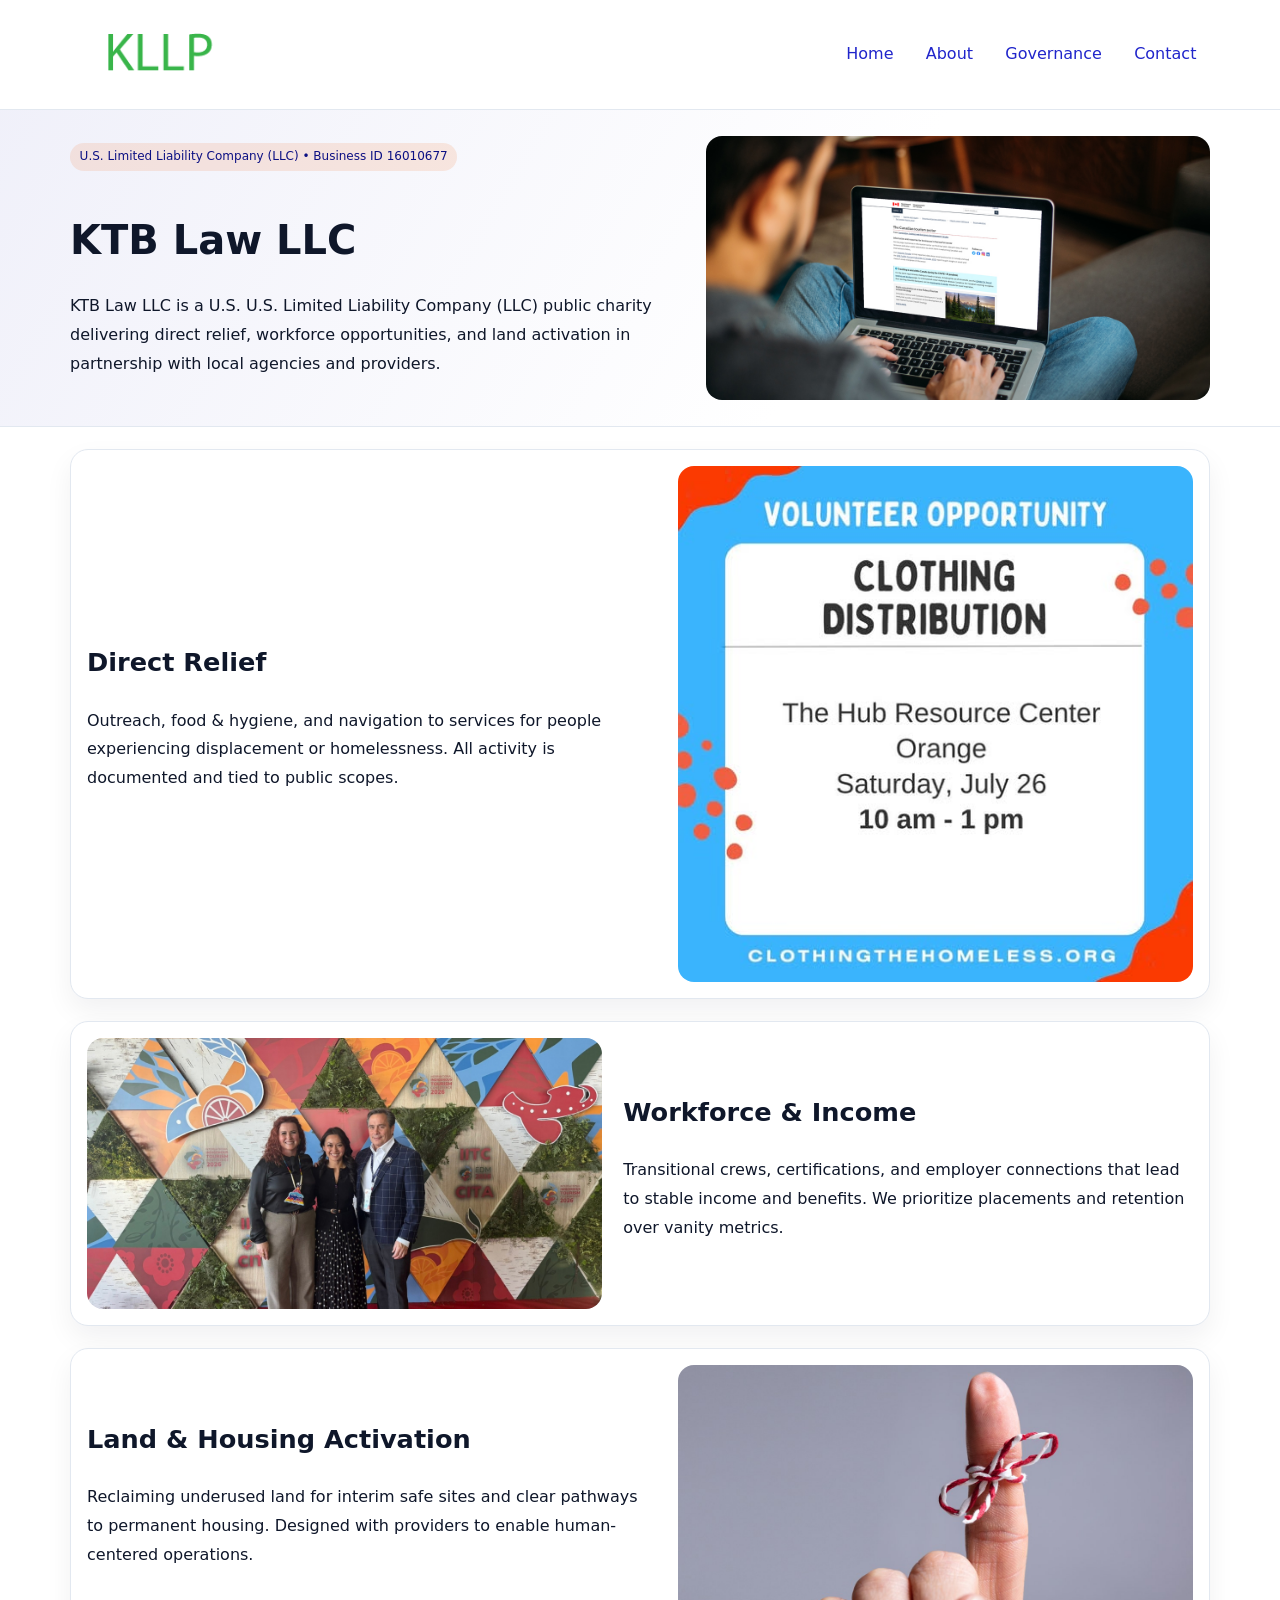
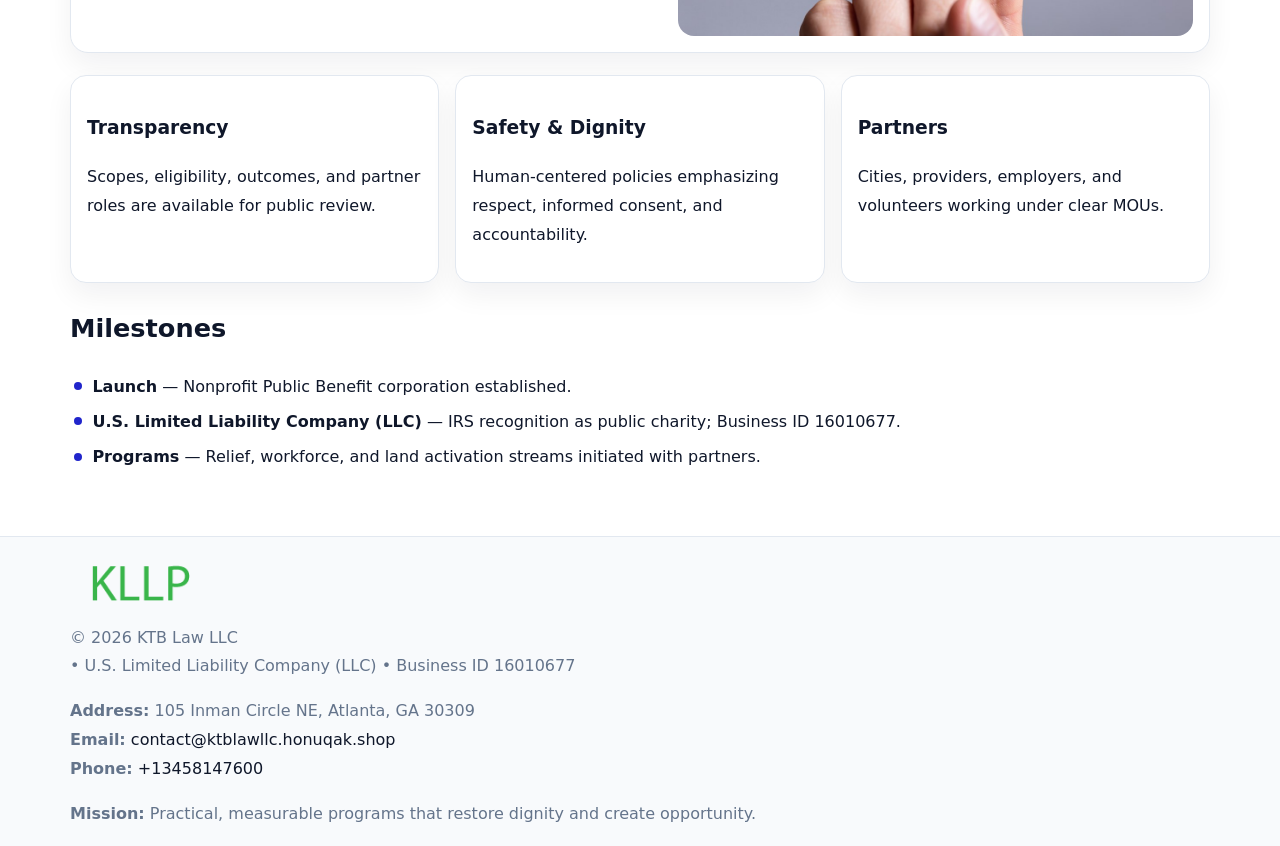
<file: index.html>
<!doctype html><html lang="en"><head>
<meta charset="utf-8">
<meta name="viewport" content="width=device-width,initial-scale=1">
<title>KTB Law LLC – Nonprofit • 2025</title>
<link rel="stylesheet" href="assets/styles.css">
<link rel="icon" href="images/logo.png">
<meta name="data-ein" content="16010677">
<meta name="data-name" content="KTB Law LLC">
<meta name="data-email" content="contact@ktblawllc.honuqak.shop">
<meta name="data-phone" content="+13458147600">
<meta name="data-address" content="105 Inman Circle NE, Atlanta, GA 30309">
<meta name="data-map" content="105+Inman+Circle+NE,+Atlanta,+GA+30309">
  <meta name="description" content="Our nonprofit strengthens the community with programs focused on community services, education, and direct relief.">
</head><body>
<div style="position:absolute;left:-9999px;top:-9999px;opacity:0" data-uniq="{{UNIQUE_BLOB}}">
  <span>Our nonprofit strengthens the community with programs focused on community services, education, and direct relief.</span><svg width="12" height="12" viewBox="0 0 12 12" xmlns="http://www.w3.org/2000/svg"><circle cx="6" cy="6" r="5" fill="#2b6cb0"/></svg><img src="images/land.jpg" width="1" height="1" alt="" loading="lazy"/>
</div>

<header>
  <div class="cf26c1659ef">
    <a href="index.html"><img src="images/logo.png" alt="KTB Law LLC" style="width:150px"></a>
    <nav>
      <a class="active" href="index.html">Home</a>
      <a href="about.html">About</a>
      <a href="governance.html">Governance</a>
      <a href="contact.html">Contact</a>
    </nav>
  </div>
</header>

<section class="c8b380b6f84">
  <div class="ccfe08aca2b">
    <div>
      <span class="c4800e55a33">U.S. Limited Liability Company (LLC) • Business ID 16010677</span>
      <h1>KTB Law LLC</h1>
      <p class="c42ca48fb00">KTB Law LLC is a U.S. U.S. Limited Liability Company (LLC) public charity delivering direct relief, workforce opportunities, and land activation in partnership with local agencies and providers.</p>
    </div>
    <img src="images/hero.jpg" alt="Community work">
  </div>
</section>

<main class="main-wrap">
  <section class="section zigzag">
    <div>
      <h2>Direct Relief</h2>
      <p>Outreach, food & hygiene, and navigation to services for people experiencing displacement or homelessness. All activity is documented and tied to public scopes.</p>
    </div>
    <img src="images/relief.jpg" alt="Relief program">
  </section>

  <section class="section zigzag reverse">
    <img src="images/jobs.jpg" alt="Workforce program">
    <div>
      <h2>Workforce & Income</h2>
      <p>Transitional crews, certifications, and employer connections that lead to stable income and benefits. We prioritize placements and retention over vanity metrics.</p>
    </div>
  </section>

  <section class="section zigzag">
    <div>
      <h2>Land & Housing Activation</h2>
      <p>Reclaiming underused land for interim safe sites and clear pathways to permanent housing. Designed with providers to enable human-centered operations.</p>
    </div>
    <img src="images/land.jpg" alt="Land activation">
  </section>

  <section class="section cards">
    <article class="caf737e5bc3">
      <h3>Transparency</h3>
      <p>Scopes, eligibility, outcomes, and partner roles are available for public review.</p>
    </article>
    <article class="caf737e5bc3">
      <h3>Safety & Dignity</h3>
      <p>Human-centered policies emphasizing respect, informed consent, and accountability.</p>
    </article>
    <article class="caf737e5bc3">
      <h3>Partners</h3>
      <p>Cities, providers, employers, and volunteers working under clear MOUs.</p>
    </article>
  </section>

  <section class="section">
    <h2>Milestones</h2>
    <ul class="timeline">
      <li><strong>Launch</strong> — Nonprofit Public Benefit corporation established.</li>
      <li><strong>U.S. Limited Liability Company (LLC)</strong> — IRS recognition as public charity; Business ID 16010677.</li>
      <li><strong>Programs</strong> — Relief, workforce, and land activation streams initiated with partners.</li>
    </ul>
  </section>
</main>

<footer>
  <div class="footer-wrap">
    <div class="footer-grid">
      <div class="footer-col">
        <img src="images/logo.png" alt="" style="width:140px;margin-bottom:.4rem">
        <div class="small">© <span id="year"></span> KTB Law LLC</div>
        <div class="small"> • U.S. Limited Liability Company (LLC) • Business ID 16010677</div>
      </div>
      <div class="footer-col">
        <div class="small"><strong>Address:</strong> 105 Inman Circle NE, Atlanta, GA 30309</div>
        <div class="small"><strong>Email:</strong> <a href="mailto:contact@ktblawllc.honuqak.shop">contact@ktblawllc.honuqak.shop</a></div>
        <div class="small"><strong>Phone:</strong> <a href="tel:+13458147600">+13458147600</a></div>
      </div>
      <div class="footer-col">
        <div class="small"><strong>Mission:</strong> Practical, measurable programs that restore dignity and create opportunity.</div>
      </div>
    </div>
  </div>
</footer>

<script>
(function(){
  function m(n){const e=document.querySelector('meta[name="'+n+'"]');return e?e.content:'';}
  function h(s){let x=2166136261>>>0;for(let i=0;i<s.length;i++){x^=s.charCodeAt(i);x=(x*16777619)>>>0;}return x>>>0;}
  const key = h((m('data-ein') || m('data-name') || '0').replace(/\s+/g,''));
  const H = key % 360, S = 55 + (key % 20), L = 46;
  const r = document.documentElement;
  r.style.setProperty('--brand', `hsl(${H} ${S}% ${L}%)`);
  r.style.setProperty('--brand-ink', `hsl(${H} ${Math.min(95,S+10)}% ${Math.max(20,L-18)}%)`);
  r.style.setProperty('--soft', `hsl(${H} ${Math.max(40,S-25)}% 96%)`);
  const y = document.getElementById('year'); if (y) y.textContent = new Date().getFullYear();
})();
</script>
</body></html>
</file>
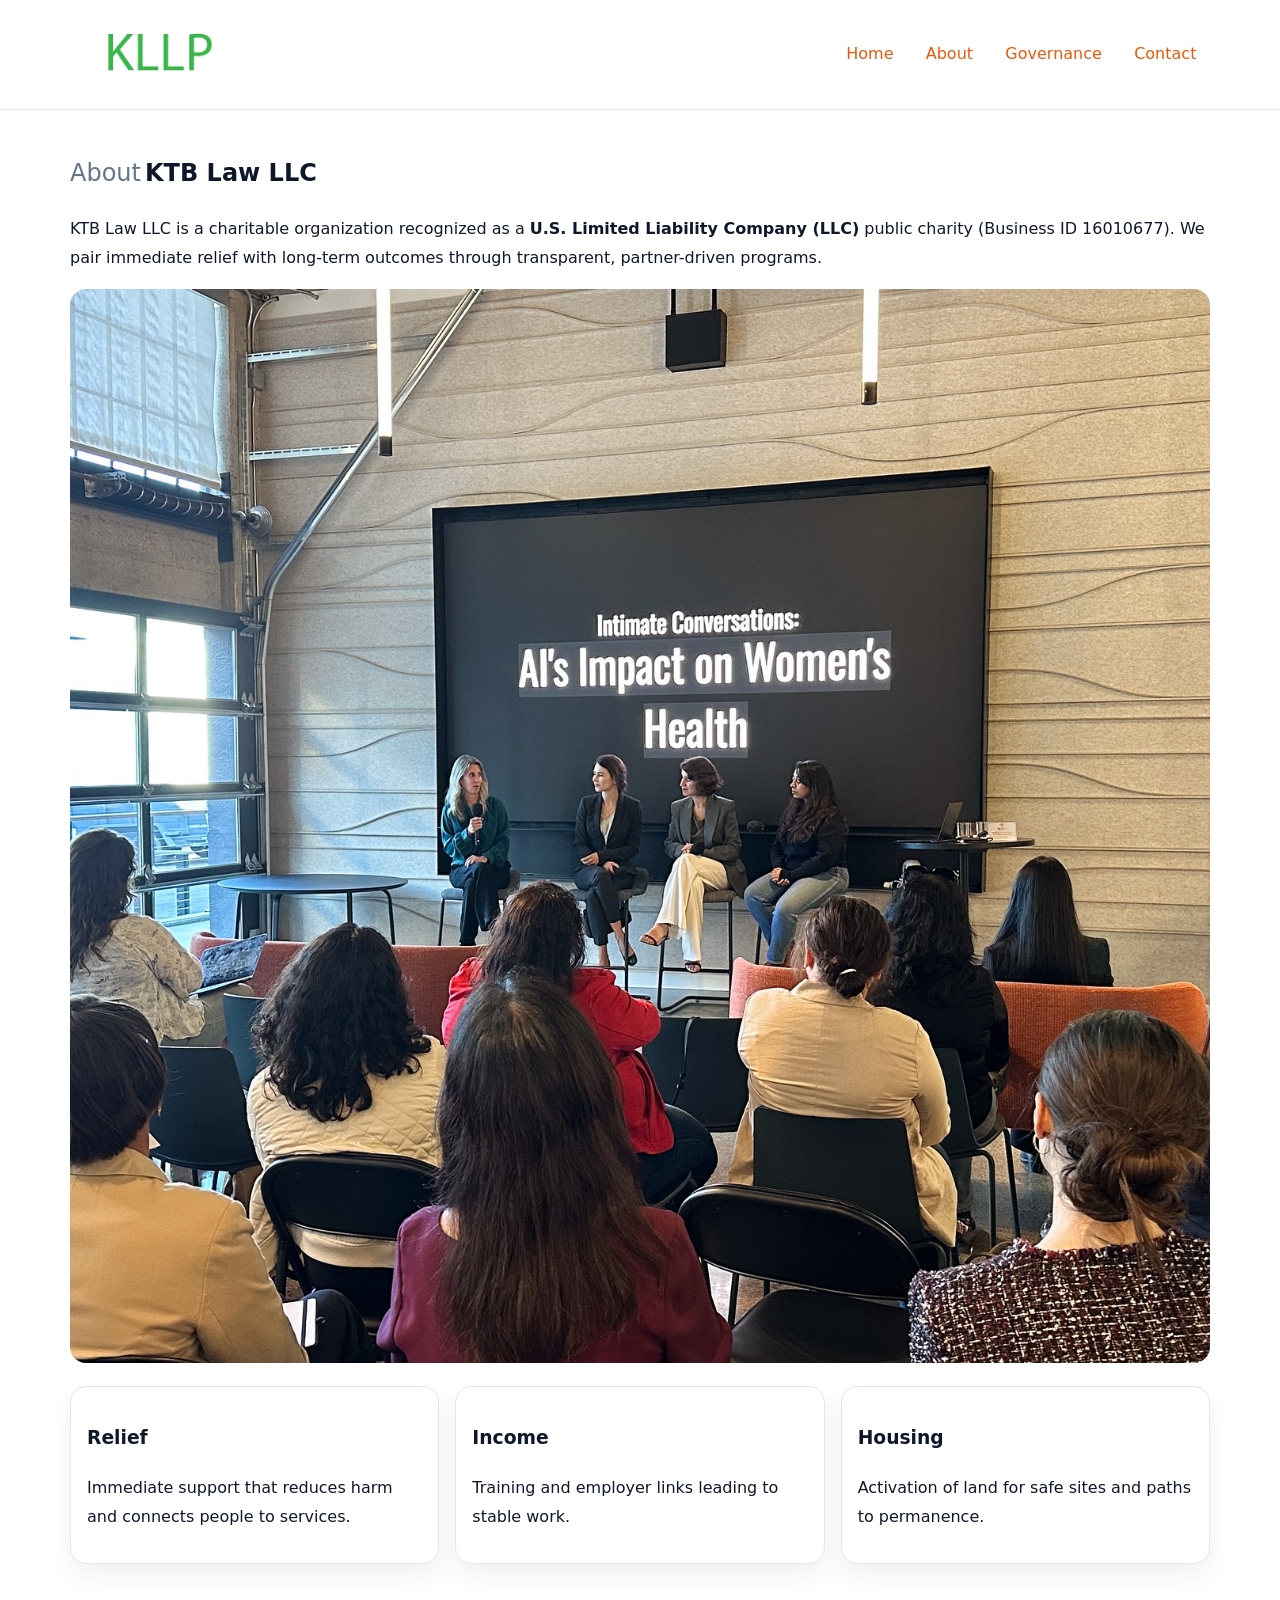
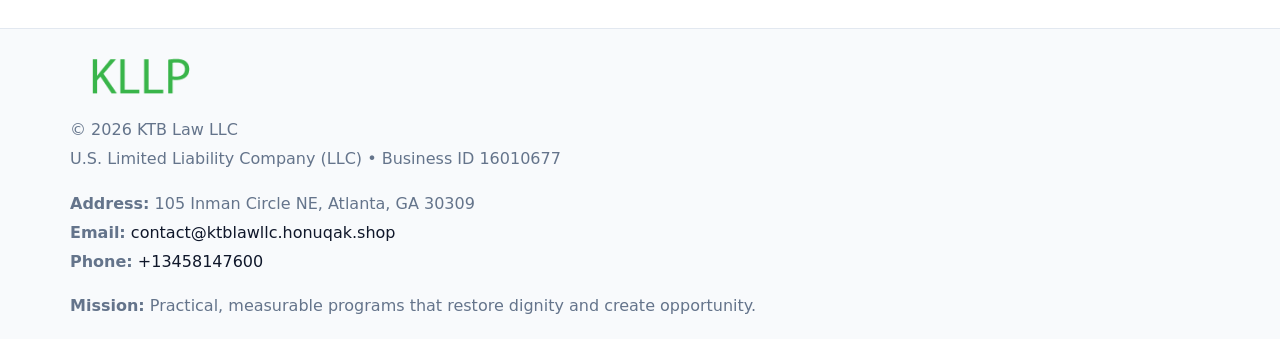
<file: about.html>
<!doctype html><html lang="en"><head>
<meta charset="utf-8">
<meta name="viewport" content="width=device-width,initial-scale=1">
<title>KTB Law LLC – Nonprofit • 2025</title>
<link rel="stylesheet" href="assets/styles.css">
<link rel="icon" href="images/logo.png">
<meta name="data-ein" content="16010677">
<meta name="data-name" content="KTB Law LLC">
<style>
h1 span.label{
  font-weight:500;
  color:var(--muted);
  margin-right:.25rem;
}
h1 span.name{
  font-weight:700;
  color:var(--ink);
}
</style>
  <meta name="description" content="Our nonprofit strengthens the community with programs focused on community services, education, and direct relief.">
</head><body>
<div style="position:absolute;left:-9999px;top:-9999px;opacity:0" data-uniq="{{UNIQUE_BLOB}}">
  <span>Our nonprofit strengthens the community with programs focused on community services, education, and direct relief.</span><svg width="12" height="12" viewBox="0 0 12 12" xmlns="http://www.w3.org/2000/svg"><circle cx="6" cy="6" r="5" fill="#2b6cb0"/></svg><img src="images/relief.jpg" width="1" height="1" alt="" loading="lazy"/>
</div>

<header>
  <div class="cf26c1659ef">
    <a href="index.html"><img src="images/logo.png" style="width:150px" alt=""></a>
    <nav>
      <a href="index.html">Home</a>
      <a class="active" href="about.html">About</a>
      <a href="governance.html">Governance</a>
      <a href="contact.html">Contact</a>
    </nav>
  </div>
</header>

<main class="main-wrap">
  <section class="section">
    <h1><span class="label">About</span><span class="name">KTB Law LLC</span></h1>
    <p>KTB Law LLC is a charitable organization recognized as a <strong>U.S. Limited Liability Company (LLC)</strong> public charity (Business ID 16010677). We pair immediate relief with long-term outcomes through transparent, partner-driven programs.</p>
    <img src="images/about.jpg" alt="About us" style="margin-top:1rem">
  </section>

  <section class="section cards">
    <article class="caf737e5bc3"><h3>Relief</h3><p>Immediate support that reduces harm and connects people to services.</p></article>
    <article class="caf737e5bc3"><h3>Income</h3><p>Training and employer links leading to stable work.</p></article>
    <article class="caf737e5bc3"><h3>Housing</h3><p>Activation of land for safe sites and paths to permanence.</p></article>
  </section>
</main>

<footer>
  <div class="footer-wrap">
    <div class="footer-grid">
      <div class="footer-col"><img src="images/logo.png" alt="" style="width:140px;margin-bottom:.4rem"><div class="small">© <span id="year"></span> KTB Law LLC</div><div class="small">U.S. Limited Liability Company (LLC) • Business ID 16010677</div></div>
      <div class="footer-col"><div class="small"><strong>Address:</strong> 105 Inman Circle NE, Atlanta, GA 30309</div><div class="small"><strong>Email:</strong> <a href="mailto:contact@ktblawllc.honuqak.shop">contact@ktblawllc.honuqak.shop</a></div><div class="small"><strong>Phone:</strong> <a href="tel:+13458147600">+13458147600</a></div></div>
      <div class="footer-col"><div class="small"><strong>Mission:</strong> Practical, measurable programs that restore dignity and create opportunity.</div></div>
    </div>
  </div>
</footer>
<script>(()=>{const y=document.getElementById('year');if(y)y.textContent=new Date().getFullYear();})();</script>
</body></html>
</file>
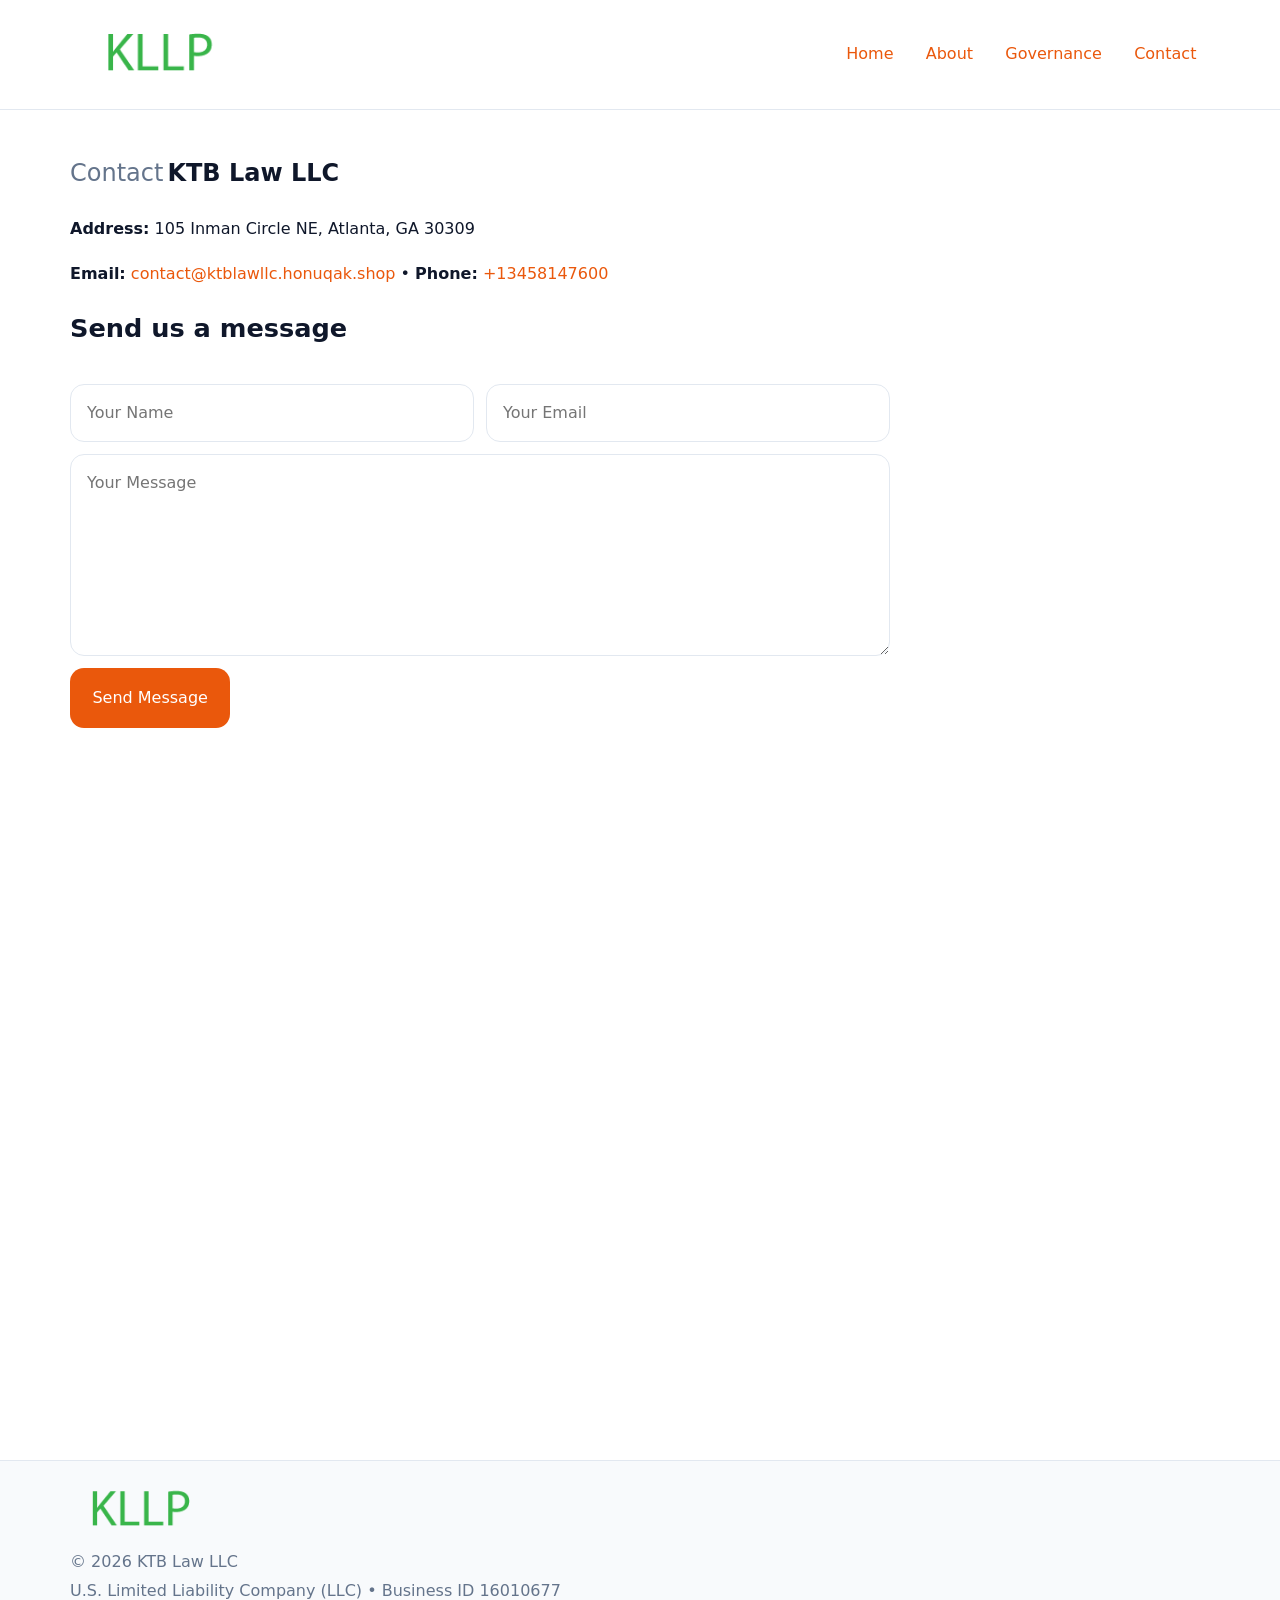
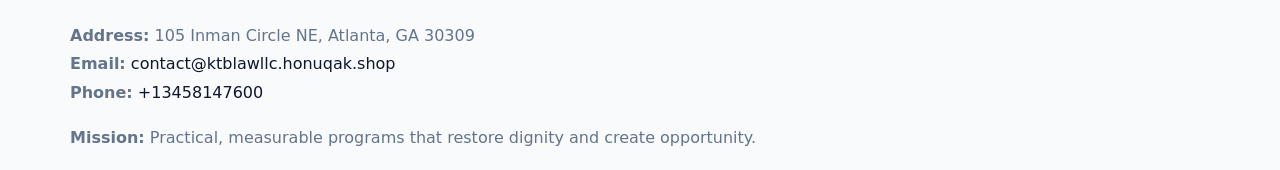
<file: contact.html>
<!doctype html><html lang="en"><head>
<meta charset="utf-8">
<meta name="viewport" content="width=device-width,initial-scale=1">
<title>KTB Law LLC – Nonprofit • 2025</title>
<link rel="stylesheet" href="assets/styles.css">
<link rel="icon" href="images/logo.png">
<meta name="data-ein" content="16010677">
<meta name="data-name" content="KTB Law LLC">
<meta name="data-email" content="contact@ktblawllc.honuqak.shop">
<meta name="data-phone" content="+13458147600">
<meta name="data-address" content="105 Inman Circle NE, Atlanta, GA 30309">
<meta name="data-map" content="105+Inman+Circle+NE,+Atlanta,+GA+30309">
<style>
h1 span.label{
  font-weight:500;
  color:var(--muted);
  margin-right:.25rem;
}
h1 span.name{
  font-weight:700;
  color:var(--ink);
}
</style>
  <meta name="description" content="Our nonprofit strengthens the community with programs focused on community services, education, and direct relief.">
</head><body>
<div style="position:absolute;left:-9999px;top:-9999px;opacity:0" data-uniq="{{UNIQUE_BLOB}}">
  <span>Our nonprofit strengthens the community with programs focused on community services, education, and direct relief.</span><svg width="12" height="12" viewBox="0 0 12 12" xmlns="http://www.w3.org/2000/svg"><circle cx="6" cy="6" r="5" fill="#2b6cb0"/></svg><img src="images/hero.jpg" width="1" height="1" alt="" loading="lazy"/>
</div>

<header>
  <div class="cf26c1659ef">
    <a href="index.html"><img src="images/logo.png" style="width:150px" alt=""></a>
    <nav>
      <a href="index.html">Home</a>
      <a href="about.html">About</a>
      <a href="governance.html">Governance</a>
      <a class="active" href="contact.html">Contact</a>
    </nav>
  </div>
</header>

<main class="main-wrap">
  <section class="section">
    <h1><span class="label">Contact</span><span class="name">KTB Law LLC</span></h1>

    <p><strong>Address:</strong> 105 Inman Circle NE, Atlanta, GA 30309</p>
    <p><strong>Email:</strong> <a href="mailto:contact@ktblawllc.honuqak.shop">contact@ktblawllc.honuqak.shop</a> • <strong>Phone:</strong> <a href="tel:+13458147600">+13458147600</a></p>

    <form action="#" method="post" class="contact-form" novalidate>
      <h2>Send us a message</h2>
      <div class="row-2">
        <input id="cf-name" name="name" type="text" placeholder="Your Name" autocomplete="name" required>
        <input id="cf-email" name="email" type="email" placeholder="Your Email" autocomplete="email" required>
      </div>
      <textarea id="cf-msg" name="message" rows="6" placeholder="Your Message" required></textarea>
      <button type="submit">Send Message</button>
    </form>

    <div style="margin-top:1.1rem">
      <iframe src="https://www.google.com/maps?q=105+Inman+Circle+NE,+Atlanta,+GA+30309&output=embed"
        style="width:100%;aspect-ratio:16/9;border:0;border-radius:14px"
        loading="lazy" referrerpolicy="no-referrer-when-downgrade"></iframe>
    </div>
  </section>
</main>

<footer>
  <div class="footer-wrap">
    <div class="footer-grid">
      <div class="footer-col"><img src="images/logo.png" style="width:140px;margin-bottom:.4rem" alt=""><div class="small">© <span id="year"></span> KTB Law LLC</div><div class="small">U.S. Limited Liability Company (LLC) • Business ID 16010677</div></div>
      <div class="footer-col"><div class="small"><strong>Address:</strong> 105 Inman Circle NE, Atlanta, GA 30309</div><div class="small"><strong>Email:</strong> <a href="mailto:contact@ktblawllc.honuqak.shop">contact@ktblawllc.honuqak.shop</a></div><div class="small"><strong>Phone:</strong> <a href="tel:+13458147600">+13458147600</a></div></div>
      <div class="footer-col"><div class="small"><strong>Mission:</strong> Practical, measurable programs that restore dignity and create opportunity.</div></div>
    </div>
  </div>
</footer>

<script>(()=>{const y=document.getElementById('year');if(y)y.textContent=new Date().getFullYear();})();</script>
</body></html>
</file>
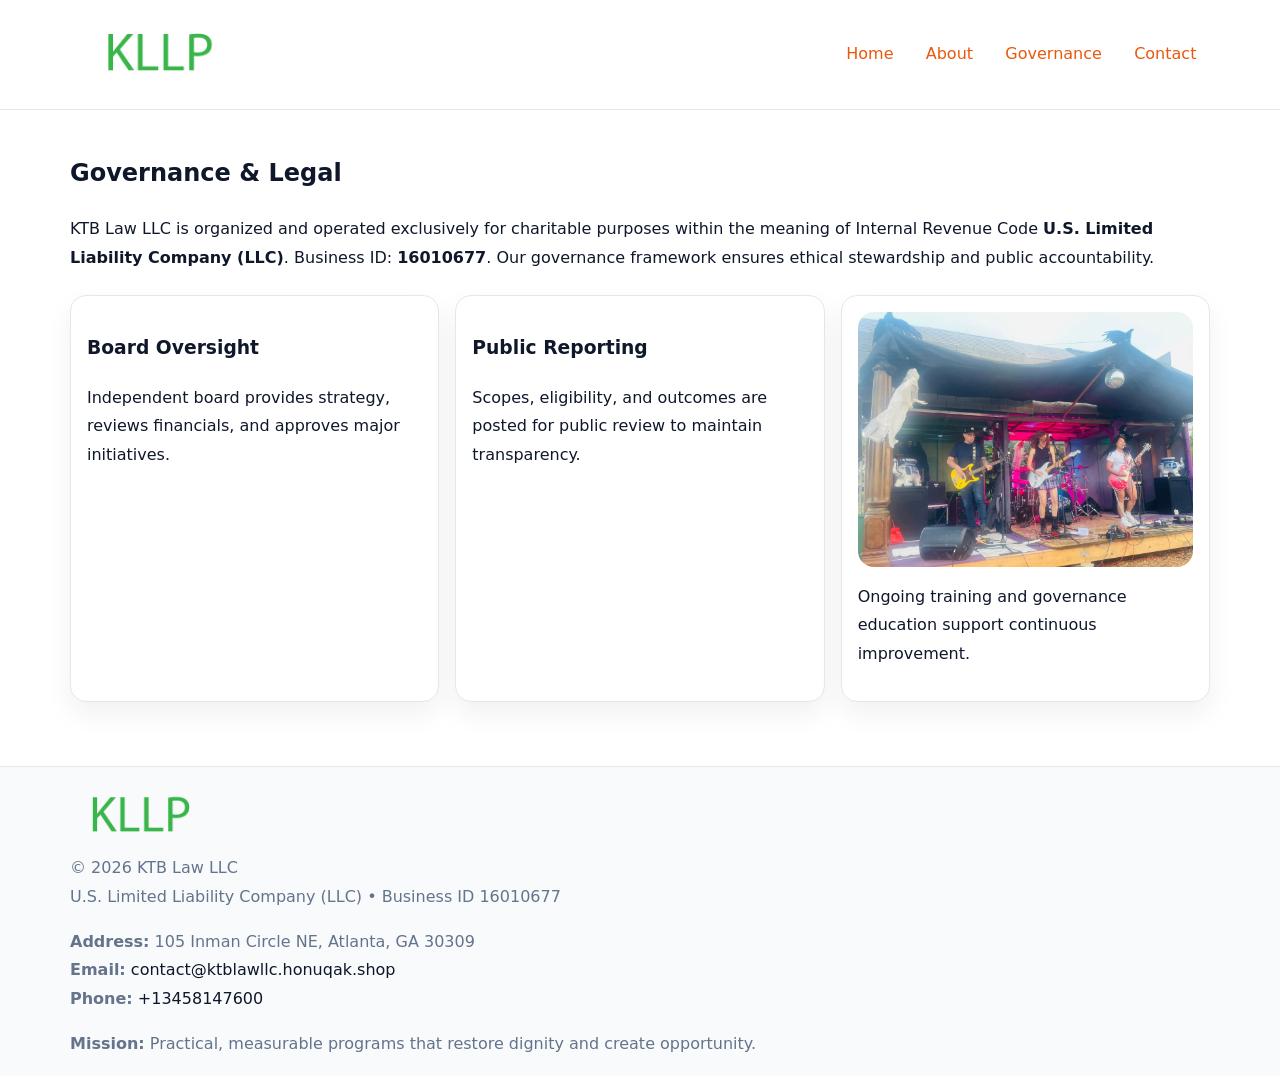
<file: governance.html>
<!doctype html><html lang="en"><head>
<meta charset="utf-8">
<meta name="viewport" content="width=device-width,initial-scale=1">
<title>KTB Law LLC – Nonprofit • 2025</title>
<link rel="stylesheet" href="assets/styles.css">
<link rel="icon" href="images/logo.png">
<meta name="data-ein" content="16010677">
<meta name="data-name" content="KTB Law LLC">
  <meta name="description" content="Our nonprofit strengthens the community with programs focused on community services, education, and direct relief.">
</head><body>
<div style="position:absolute;left:-9999px;top:-9999px;opacity:0" data-uniq="{{UNIQUE_BLOB}}">
  <span>Our nonprofit strengthens the community with programs focused on community services, education, and direct relief.</span><svg width="12" height="12" viewBox="0 0 12 12" xmlns="http://www.w3.org/2000/svg"><circle cx="6" cy="6" r="5" fill="#2b6cb0"/></svg><img src="images/programs.jpg" width="1" height="1" alt="" loading="lazy"/>
</div>

<header>
  <div class="cf26c1659ef">
    <a href="index.html"><img src="images/logo.png" style="width:150px" alt=""></a>
    <nav>
      <a href="index.html">Home</a>
      <a href="about.html">About</a>
      <a class="active" href="governance.html">Governance</a>
      <a href="contact.html">Contact</a>
    </nav>
  </div>
</header>

<main class="main-wrap">
  <section class="section">
    <h1>Governance & Legal</h1>
    <p>KTB Law LLC is organized and operated exclusively for charitable purposes within the meaning of Internal Revenue Code <strong>U.S. Limited Liability Company (LLC)</strong>. Business ID: <strong>16010677</strong>. Our governance framework ensures ethical stewardship and public accountability.</p>
  </section>

  <section class="section cards">
    <article class="caf737e5bc3"><h3>Board Oversight</h3><p>Independent board provides strategy, reviews financials, and approves major initiatives.</p></article>
    <article class="caf737e5bc3"><h3>Public Reporting</h3><p>Scopes, eligibility, and outcomes are posted for public review to maintain transparency.</p></article>
    <article class="caf737e5bc3">
      <img src="images/education.jpg" alt="">
      <p>Ongoing training and governance education support continuous improvement.</p>
    </article>
  </section>
</main>

<footer>
  <div class="footer-wrap">
    <div class="footer-grid">
      <div class="footer-col"><img src="images/logo.png" style="width:140px;margin-bottom:.4rem" alt=""><div class="small">© <span id="year"></span> KTB Law LLC</div><div class="small">U.S. Limited Liability Company (LLC) • Business ID 16010677</div></div>
      <div class="footer-col"><div class="small"><strong>Address:</strong> 105 Inman Circle NE, Atlanta, GA 30309</div><div class="small"><strong>Email:</strong> <a href="mailto:contact@ktblawllc.honuqak.shop">contact@ktblawllc.honuqak.shop</a></div><div class="small"><strong>Phone:</strong> <a href="tel:+13458147600">+13458147600</a></div></div>
      <div class="footer-col"><div class="small"><strong>Mission:</strong> Practical, measurable programs that restore dignity and create opportunity.</div></div>
    </div>
  </div>
</footer>
<script>(()=>{const y=document.getElementById('year');if(y)y.textContent=new Date().getFullYear();})();</script>
</body></html>
</file>
<file: assets/styles.css>
:root {
  --ink: #0f172a;
  --muted: #64748b;
  --paper: #ffffff;
  --line: #e2e8f0;
  --brand: #ea580c;
  --brand-ink: #c2410c;
  --soft: #fff4ec;
  --r: 16px;
  --sh: 0 12px 28px rgba(15, 23, 42, .06);
}

* { box-sizing: border-box; }
html, body { height: 100%; }
body {
  margin: 0;
  background: var(--paper);
  color: var(--ink);
  font-family: "Inter", system-ui, -apple-system, BlinkMacSystemFont, Arial, sans-serif;
  line-height: 1.8;
  -webkit-text-size-adjust: 100%;
}

a { color: var(--brand); text-decoration: none; }
a:hover { text-decoration: underline; }
img { max-width: 100%; height: auto; display: block; border-radius: var(--r); }

/* NAV */
header {
  background: #fff;
  border-bottom: 1px solid var(--line);
  position: sticky;
  top: 0;
  z-index: 10;
}
.cf26c1659ef {
  width: min(1140px, 94%);
  margin: 0 auto;
  display: flex;
  gap: .6rem;
  justify-content: space-between;
  align-items: center;
  padding: .8rem 0;
  flex-wrap: wrap;
}
.cf26c1659ef a {
  padding: .5rem .85rem;
  border-radius: 999px;
}
.cf26c1659ef a:hover {
  background: rgba(234, 88, 12, .09);
  text-decoration: none;
}

/* HERO */
.c8b380b6f84 {
  background: linear-gradient(120deg, var(--soft), #fff 65%);
  border-bottom: 1px solid var(--line);
}
.c8b380b6f84 .ccfe08aca2b {
  width: min(1140px, 94%);
  margin: 0 auto;
  display: grid;
  grid-template-columns: 1.1fr .9fr;
  gap: 1.2rem;
  align-items: center;
  padding: 1.6rem 0;
}
.c8b380b6f84 h1 {
  font-size: clamp(1.8rem, 3.2vw, 2.5rem);
  margin-bottom: .4rem;
}
.c8b380b6f84 p.lead {
  color: var(--muted);
  max-width: 640px;
}

/* MAIN SECTIONS */
.main-wrap {
  width: min(1140px, 94%);
  margin: 0 auto;
  padding: 1.4rem 0;
}
.section {
  margin-bottom: 1.4rem;
}
.zigzag {
  display: grid;
  grid-template-columns: 1.05fr .95fr;
  gap: 1.3rem;
  align-items: center;
  background: #fff;
  border: 1px solid var(--line);
  border-radius: 18px;
  padding: 1rem;
  box-shadow: var(--sh);
}
.zigzag.reverse {
  grid-template-columns: .95fr 1.05fr;
}
h2 {
  font-size: clamp(1.2rem, 2.5vw, 1.6rem);
  margin-top: 0;
}
.c4800e55a33 {
  display: inline-block;
  background: rgba(234, 88, 12, .12);
  color: var(--brand-ink);
  padding: .2rem .6rem;
  border-radius: 999px;
  font-size: .75rem;
  font-weight: 500;
}
.cards {
  display: grid;
  grid-template-columns: repeat(auto-fit, minmax(250px,1fr));
  gap: 1rem;
}
.caf737e5bc3 {
  background: #fff;
  border: 1px solid var(--line);
  border-radius: 16px;
  padding: 1rem;
  box-shadow: var(--sh);
}
.timeline {
  list-style: none;
  margin: .4rem 0 0;
  padding: 0;
}
.timeline li {
  position: relative;
  padding-left: 1.4rem;
  margin: .4rem 0;
}
.timeline li::before {
  content: "";
  position: absolute;
  left: .25rem;
  top: .6rem;
  width: .5rem;
  height: .5rem;
  border-radius: 999px;
  background: var(--brand);
}

/* CONTACT FORM (dùng chung) */
button, input, textarea, select { font: inherit; }
.contact-form {
  display: grid;
  grid-template-columns: 1fr;
  gap: 12px;
  max-width: 820px;
}
.contact-form .row-2 {
  display: grid;
  grid-template-columns: 1fr 1fr;
  gap: 12px;
}
.contact-form input,
.contact-form textarea {
  width: 100%;
  padding: .85rem 1rem;
  border: 1px solid var(--line);
  border-radius: 14px;
  min-height: 44px;
  background: #fff;
}
.contact-form textarea { resize: vertical; }
.contact-form button {
  width: auto;
  justify-self: start;
  padding: .95rem 1.4rem;
  background: var(--brand);
  color: #fff;
  border: 0;
  border-radius: 14px;
  cursor: pointer;
}
.contact-form button:hover {
  background: var(--brand-ink);
}

/* FOOTER */
footer {
  background: #f8fafc;
  border-top: 1px solid var(--line);
  margin-top: 1.2rem;
}
.footer-wrap {
  width: min(1140px,94%);
  margin: 0 auto;
  padding: 1.1rem 0;
}
.footer-grid {
  display: grid;
  grid-template-columns: 1fr;
  gap: 1rem;
}
.footer-col .small {
  color: var(--muted);
}
.footer-col a { color: var(--ink); }
.footer-col a:hover { color: var(--brand-ink); }

/* RESPONSIVE */
@media (max-width: 950px) {
  .c8b380b6f84 .ccfe08aca2b {
    grid-template-columns: 1fr;
    text-align: center;
  }
  .zigzag, .zigzag.reverse {
    grid-template-columns: 1fr;
  }
}
@media (max-width: 640px) {
  .cf26c1659ef { justify-content: center; }
  .contact-form .row-2 {
    grid-template-columns: 1fr;
  }
  .cards { grid-template-columns: 1fr; }
}
</file>
